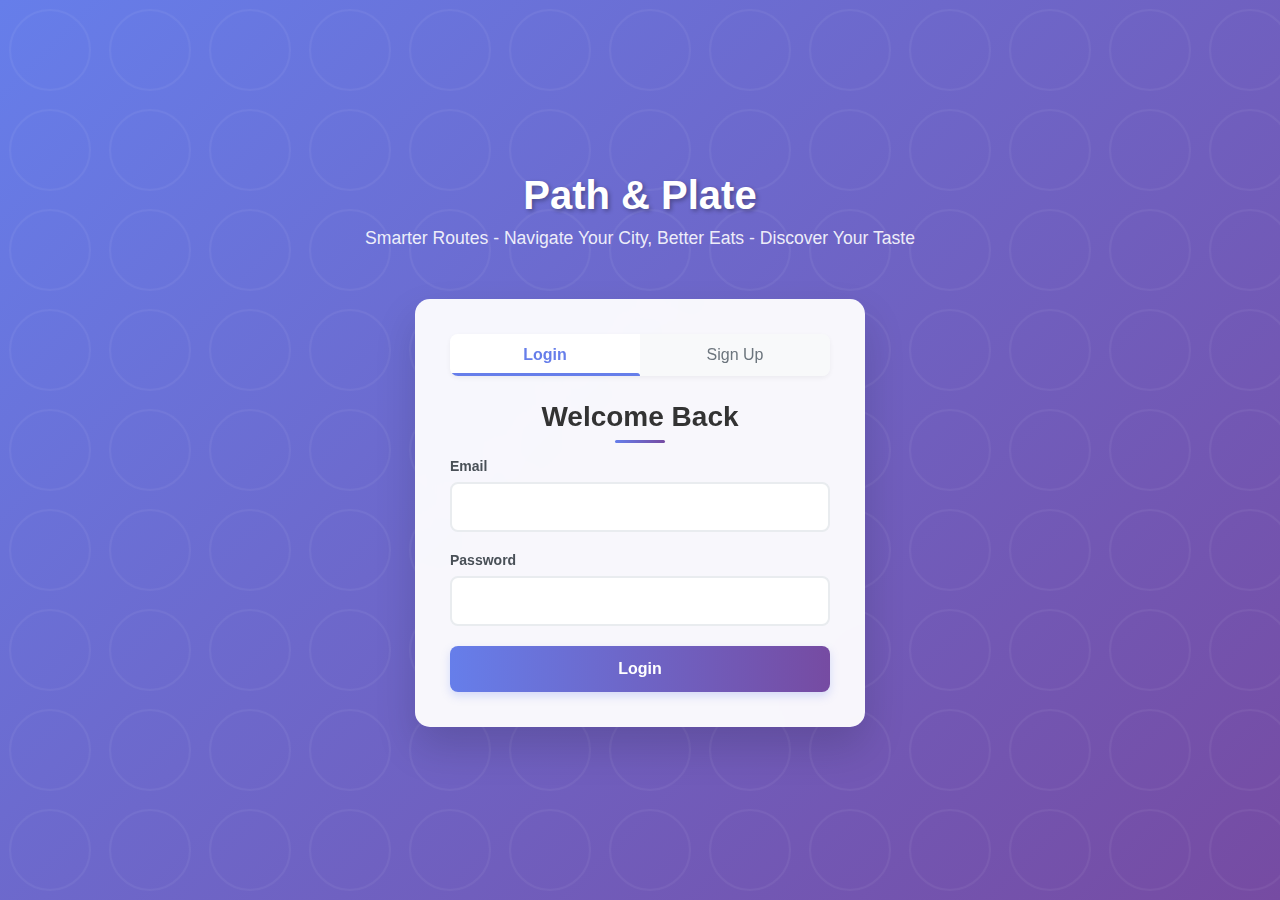
<file: index.html>
<!DOCTYPE html>
<html lang="en">
<head>
    <meta charset="UTF-8">
    <meta name="viewport" content="width=device-width, initial-scale=1.0">
    <title>Login - User Authentication System</title>
    <link rel="stylesheet" href="styles.css">
    <style>
        /* Additional styles for the title */
        .app-header {
            text-align: center;
            margin-bottom: 30px;
        }
        
        .app-title {
            font-size: 2.5rem;
            color: #fff;
            margin-bottom: 10px;
            text-shadow: 2px 2px 4px rgba(0, 0, 0, 0.3);
        }
        
        .app-tagline {
            color: rgba(255, 255, 255, 0.9);
            font-size: 1.1rem;
            margin-bottom: 20px;
        }
    </style>
</head>
<body>
    <div class="app-header">
        <h1 class="app-title">Path & Plate</h1>
        <p class="app-tagline">Smarter Routes - Navigate Your City, Better Eats - Discover Your Taste</p>
    </div>
    
    <div class="container">
        <div class="auth-container">
            <div class="tab-container">
                <div class="tab active" id="login-tab">Login</div>
                <div class="tab" id="signup-tab">Sign Up</div>
            </div>

            <div class="form-container">
                <!-- Login Form -->
                <form id="login-form" class="auth-form">
                    <h2>Welcome Back</h2>
                    <div class="form-group">
                        <label for="login-email">Email</label>
                        <input type="email" id="login-email" required>
                        <div class="error" id="login-email-error">Please enter a valid email</div>
                    </div>
                    <div class="form-group">
                        <label for="login-password">Password</label>
                        <input type="password" id="login-password" required>
                        <div class="error" id="login-password-error">Password is required</div>
                    </div>
                    <button type="submit">Login</button>
                </form>

                <!-- Signup Form -->
                <form id="signup-form" class="auth-form hidden">
                    <h2>Create Account</h2>
                    <div class="form-group">
                        <label for="signup-name">Full Name</label>
                        <input type="text" id="signup-name" required>
                        <div class="error" id="signup-name-error">Name is required</div>
                    </div>
                    <div class="form-group">
                        <label for="signup-email">Email</label>
                        <input type="email" id="signup-email" required>
                        <div class="error" id="signup-email-error">Please enter a valid email</div>
                    </div>
                    <div class="form-group">
                        <label for="signup-password">Password</label>
                        <input type="password" id="signup-password" required>
                        <div class="error" id="signup-password-error">Password must be at least 6 characters</div>
                    </div>
                    <div class="form-group">
                        <label for="signup-confirm-password">Confirm Password</label>
                        <input type="password" id="signup-confirm-password" required>
                        <div class="error" id="signup-confirm-password-error">Passwords do not match</div>
                    </div>
                    <button type="submit">Sign Up</button>
                </form>
            </div>
        </div>
    </div>

    <script src="database.js"></script>
    <script src="auth.js"></script>
    <script>
        // DOM Elements
        const loginTab = document.getElementById('login-tab');
        const signupTab = document.getElementById('signup-tab');
        const loginForm = document.getElementById('login-form');
        const signupForm = document.getElementById('signup-form');

        // Tab Switching
        loginTab.addEventListener('click', () => {
            loginTab.classList.add('active');
            signupTab.classList.remove('active');
            loginForm.classList.remove('hidden');
            signupForm.classList.add('hidden');
        });

        signupTab.addEventListener('click', () => {
            signupTab.classList.add('active');
            loginTab.classList.remove('active');
            signupForm.classList.remove('hidden');
            loginForm.classList.add('hidden');
        });

        // Form Submission
        loginForm.addEventListener('submit', (e) => {
            e.preventDefault();
            if (validateLoginForm()) {
                const email = document.getElementById('login-email').value;
                const password = document.getElementById('login-password').value;
                
                if (loginUser(email, password)) {
                    window.location.href = 'user.html';
                } else {
                    alert('Invalid email or password');
                }
            }
        });

        signupForm.addEventListener('submit', (e) => {
            e.preventDefault();
            if (validateSignupForm()) {
                const name = document.getElementById('signup-name').value;
                const email = document.getElementById('signup-email').value;
                const password = document.getElementById('signup-password').value;
                
                if (registerUser(name, email, password)) {
                    alert('Account created successfully! Please login.');
                    loginTab.click();
                    signupForm.reset();
                } else {
                    alert('Email already registered');
                }
            }
        });

        // Form validation functions
        function validateLoginForm() {
            let isValid = true;
            const email = document.getElementById('login-email').value;
            const password = document.getElementById('login-password').value;
            
            // Reset errors
            document.getElementById('login-email-error').style.display = 'none';
            document.getElementById('login-password-error').style.display = 'none';
            
            // Validate email
            if (!email || !/\S+@\S+\.\S+/.test(email)) {
                document.getElementById('login-email-error').style.display = 'block';
                isValid = false;
            }
            
            // Validate password
            if (!password) {
                document.getElementById('login-password-error').style.display = 'block';
                isValid = false;
            }
            
            return isValid;
        }

        function validateSignupForm() {
            let isValid = true;
            const name = document.getElementById('signup-name').value;
            const email = document.getElementById('signup-email').value;
            const password = document.getElementById('signup-password').value;
            const confirmPassword = document.getElementById('signup-confirm-password').value;
            
            // Reset errors
            document.getElementById('signup-name-error').style.display = 'none';
            document.getElementById('signup-email-error').style.display = 'none';
            document.getElementById('signup-password-error').style.display = 'none';
            document.getElementById('signup-confirm-password-error').style.display = 'none';
            
            // Validate name
            if (!name) {
                document.getElementById('signup-name-error').style.display = 'block';
                isValid = false;
            }
            
            // Validate email
            if (!email || !/\S+@\S+\.\S+/.test(email)) {
                document.getElementById('signup-email-error').style.display = 'block';
                isValid = false;
            }
            
            // Validate password
            if (!password || password.length < 6) {
                document.getElementById('signup-password-error').style.display = 'block';
                isValid = false;
            }
            
            // Validate confirm password
            if (password !== confirmPassword) {
                document.getElementById('signup-confirm-password-error').style.display = 'block';
                isValid = false;
            }
            
            return isValid;
        }

        // Check if user is already logged in
        if (isLoggedIn()) {
            window.location.href = 'user.html';
        }
    </script>
</body>
</html>
</file>
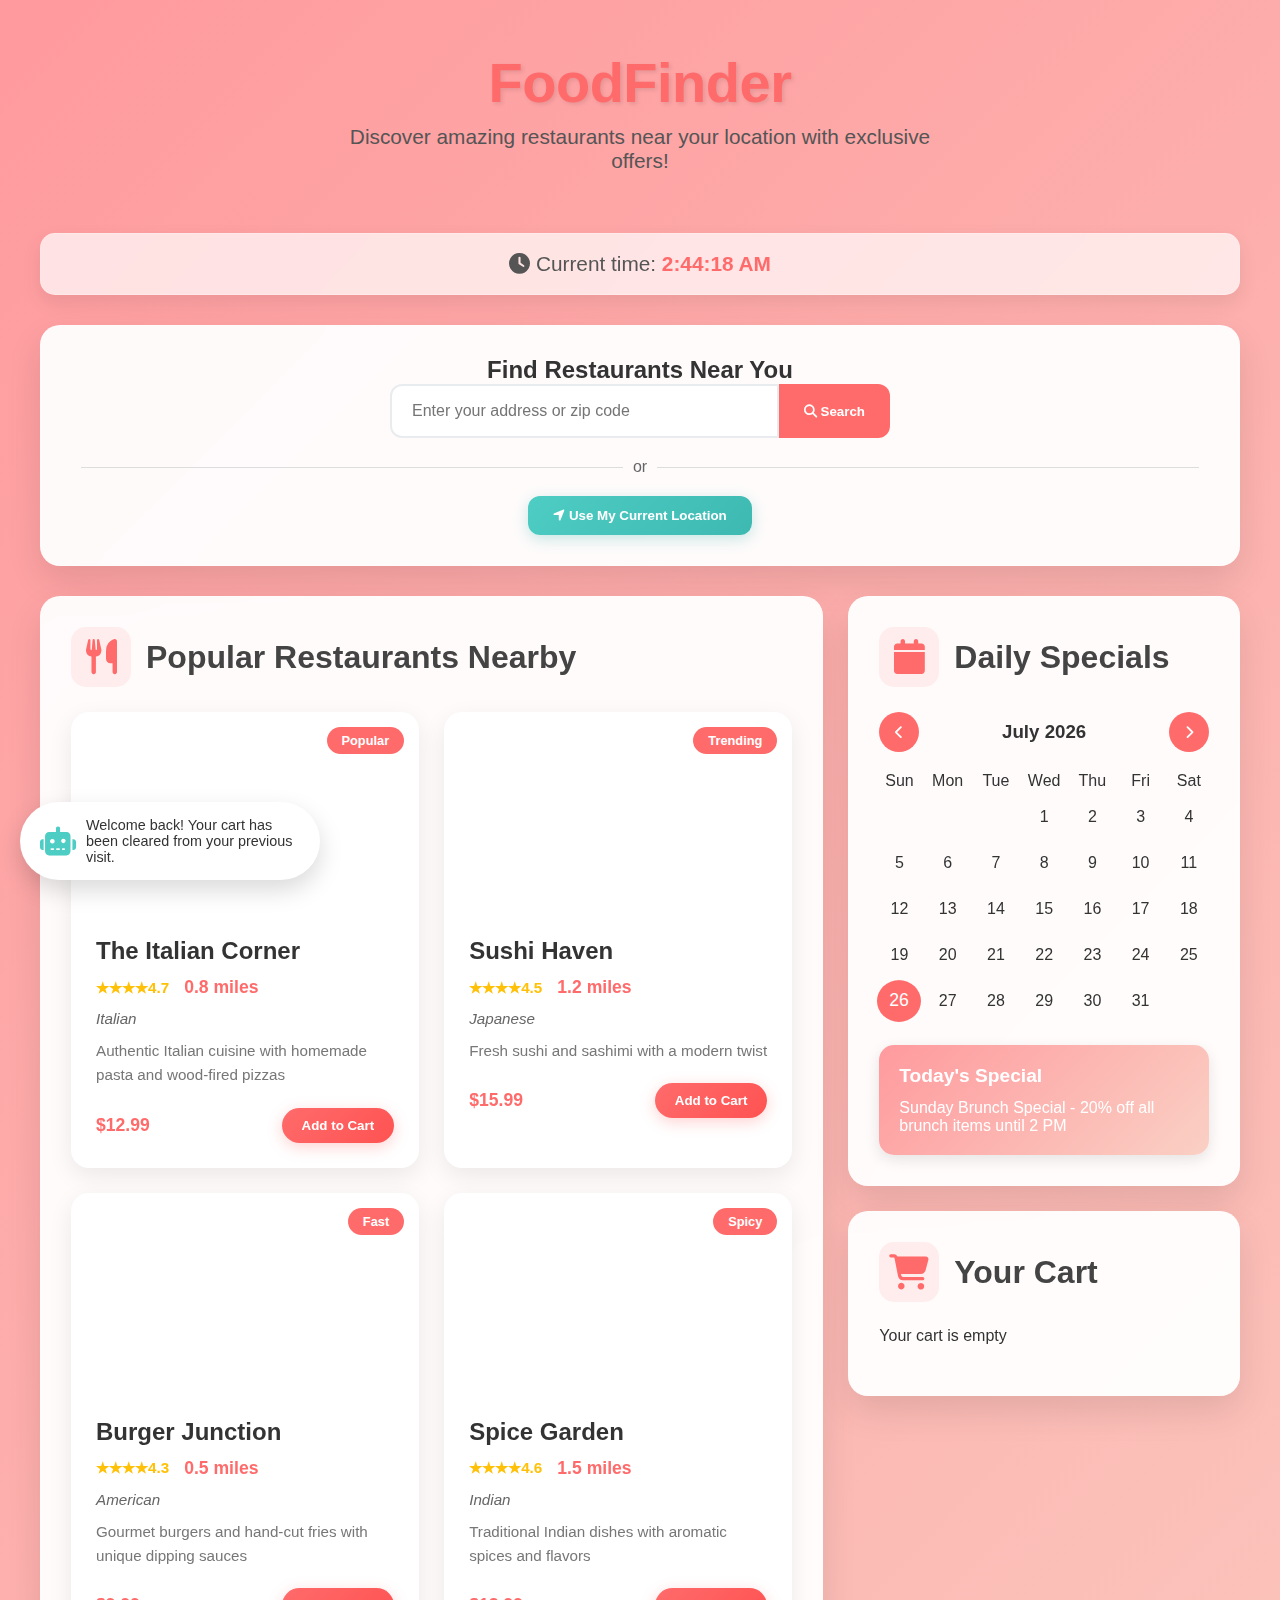
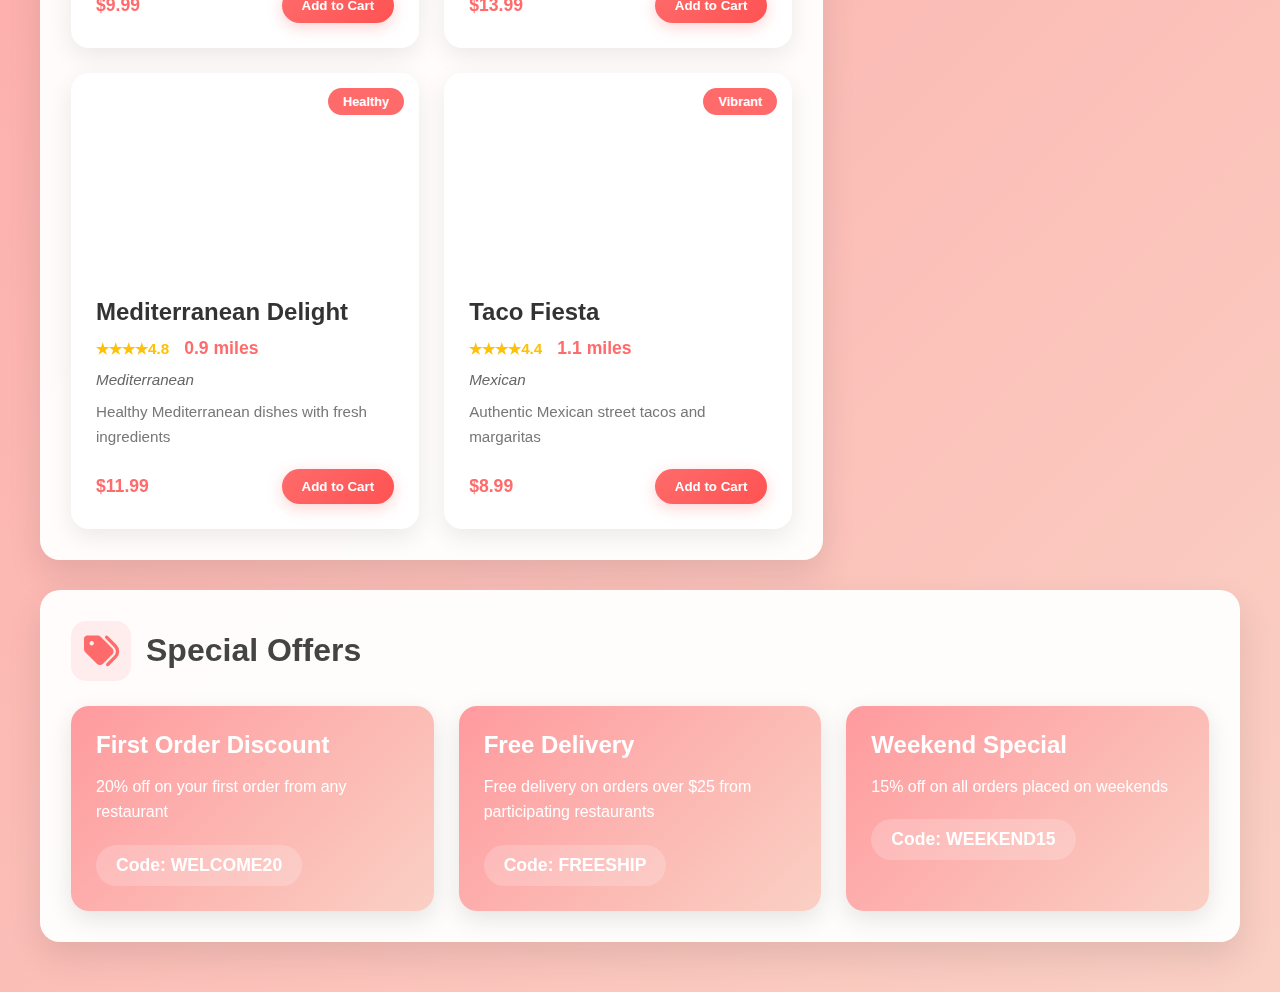
<file: food.html>
<!DOCTYPE html>
<html lang="en">
<head>
    <meta charset="UTF-8">
    <meta name="viewport" content="width=device-width, initial-scale=1.0">
    <title>FoodFinder - Discover Restaurants Near You</title>
    <link rel="stylesheet" href="https://cdnjs.cloudflare.com/ajax/libs/font-awesome/6.4.0/css/all.min.css">
    <style>
        * {
            margin: 0;
            padding: 0;
            box-sizing: border-box;
            font-family: 'Poppins', 'Segoe UI', Tahoma, Geneva, Verdana, sans-serif;
        }

        body {
            background: linear-gradient(135deg, #ff9a9e 0%, #fad0c4 100%);
            min-height: 100vh;
            color: #333;
            padding: 20px;
        }

        .container {
            max-width: 1200px;
            margin: 0 auto;
        }

        header {
            text-align: center;
            padding: 30px 0;
            margin-bottom: 30px;
            animation: fadeIn 1s ease;
        }

        header h1 {
            font-size: 3.5rem;
            color: #ff6b6b;
            margin-bottom: 10px;
            text-shadow: 2px 2px 4px rgba(0, 0, 0, 0.1);
            font-weight: 800;
            letter-spacing: -0.5px;
        }

        header p {
            font-size: 1.3rem;
            color: #555;
            max-width: 600px;
            margin: 0 auto;
            font-weight: 300;
        }

        .dashboard {
            display: grid;
            grid-template-columns: 2fr 1fr;
            gap: 25px;
            animation: slideUp 0.8s ease;
        }

        .recommendation-popup {
            position: fixed;
            top: 0;
            left: 0;
            width: 100%;
            height: 100%;
            background: rgba(0, 0, 0, 0.7);
            display: flex;
            justify-content: center;
            align-items: center;
            z-index: 2000;
            animation: fadeIn 0.3s ease;
        }

        .popup-content {
            background: white;
            border-radius: 20px;
            width: 90%;
            max-width: 600px;
            max-height: 80vh;
            overflow-y: auto;
            padding: 30px;
            box-shadow: 0 20px 50px rgba(0, 0, 0, 0.3);
            position: relative;
            animation: slideUp 0.5s ease;
        }

        .popup-close {
            position: absolute;
            top: 20px;
            right: 20px;
            background: #eee;
            width: 40px;
            height: 40px;
            border-radius: 50%;
            display: flex;
            align-items: center;
            justify-content: center;
            cursor: pointer;
            transition: all 0.3s ease;
        }

        .popup-close:hover {
            background: #ff6b6b;
            color: white;
            transform: rotate(90deg);
        }

        .popup-header {
            text-align: center;
            margin-bottom: 25px;
        }

        .popup-header h2 {
            color: #ff6b6b;
            font-size: 2rem;
            margin-bottom: 10px;
        }

        .popup-header p {
            color: #666;
            font-size: 1.1rem;
        }

        .popup-recommendations {
            display: grid;
            grid-template-columns: 1fr;
            gap: 15px;
        }

        .popup-recommendation {
            display: flex;
            align-items: center;
            padding: 15px;
            background: #f9f9f9;
            border-radius: 15px;
            transition: all 0.3s ease;
            cursor: pointer;
        }

        .popup-recommendation:hover {
            background: #f0f0f0;
            transform: translateX(5px);
        }

        .popup-recommendation img {
            width: 80px;
            height: 80px;
            border-radius: 10px;
            object-fit: cover;
            margin-right: 15px;
        }

        .popup-recommendation-info {
            flex: 1;
        }

        .popup-recommendation-info h3 {
            margin-bottom: 5px;
            color: #333;
        }

        .popup-recommendation-info p {
            color: #666;
            margin-bottom: 8px;
            font-size: 0.9rem;
        }

        .popup-recommendation-price {
            color: #ff6b6b;
            font-weight: bold;
            font-size: 1.1rem;
        }

        .popup-actions {
            display: flex;
            justify-content: center;
            margin-top: 25px;
            gap: 15px;
        }

        .popup-btn {
            padding: 12px 25px;
            border-radius: 25px;
            border: none;
            cursor: pointer;
            font-weight: bold;
            transition: all 0.3s ease;
        }

        .popup-btn.primary {
            background: #ff6b6b;
            color: white;
        }

        .popup-btn.secondary {
            background: #eee;
            color: #333;
        }

        .popup-btn:hover {
            transform: translateY(-3px);
            box-shadow: 0 5px 15px rgba(0, 0, 0, 0.1);
        }

        @media (max-width: 768px) {
            .popup-content {
                width: 95%;
                padding: 20px;
            }
            
            .popup-recommendation {
                flex-direction: column;
                text-align: center;
            }
            
            .popup-recommendation img {
                margin-right: 0;
                margin-bottom: 10px;
            }
            
            .popup-actions {
                flex-direction: column;
            }
        }

        @media (max-width: 900px) {
            .dashboard {
                grid-template-columns: 1fr;
            }
        }

        .location-section {
            background: rgba(255, 255, 255, 0.95);
            border-radius: 20px;
            padding: 30px;
            margin-bottom: 30px;
            box-shadow: 0 15px 35px rgba(0, 0, 0, 0.1);
            text-align: center;
            grid-column: 1 / -1;
            backdrop-filter: blur(10px);
            border: 1px solid rgba(255, 255, 255, 0.2);
            transition: transform 0.3s ease, box-shadow 0.3s ease;
        }

        .location-section:hover {
            transform: translateY(-5px);
            box-shadow: 0 20px 40px rgba(0, 0, 0, 0.15);
        }

        .location-input {
            display: flex;
            max-width: 500px;
            margin: 0 auto;
        }

        .location-input input {
            flex: 1;
            padding: 16px 20px;
            border: 2px solid #e9ecef;
            border-radius: 12px 0 0 12px;
            font-size: 16px;
            outline: none;
            transition: border-color 0.3s ease;
        }

        .location-input input:focus {
            border-color: #ff6b6b;
        }

        .location-input button {
            background: #ff6b6b;
            color: white;
            border: none;
            padding: 0 25px;
            border-radius: 0 12px 12px 0;
            cursor: pointer;
            font-weight: bold;
            transition: all 0.3s ease;
        }

        .location-input button:hover {
            background: #ff5252;
            transform: scale(1.05);
        }

        .or-use {
            margin: 20px 0;
            color: #666;
            position: relative;
            display: flex;
            align-items: center;
            justify-content: center;
        }

        .or-use::before,
        .or-use::after {
            content: "";
            flex: 1;
            height: 1px;
            background: #ddd;
            margin: 0 10px;
        }

        .location-btn {
            background: linear-gradient(135deg, #4ecdc4 0%, #3db9b1 100%);
            color: white;
            border: none;
            padding: 12px 25px;
            border-radius: 12px;
            cursor: pointer;
            font-weight: bold;
            transition: all 0.3s ease;
            margin: 0 5px;
            box-shadow: 0 4px 15px rgba(62, 185, 177, 0.3);
        }

        .location-btn:hover {
            transform: translateY(-3px);
            box-shadow: 0 8px 20px rgba(62, 185, 177, 0.4);
        }

        .restaurants-section {
            background: rgba(255, 255, 255, 0.95);
            border-radius: 20px;
            padding: 30px;
            margin-bottom: 30px;
            box-shadow: 0 15px 35px rgba(0, 0, 0, 0.1);
            backdrop-filter: blur(10px);
            border: 1px solid rgba(255, 255, 255, 0.2);
        }

        .section-header {
            display: flex;
            align-items: center;
            margin-bottom: 25px;
        }

        .section-header i {
            font-size: 2.2rem;
            margin-right: 15px;
            color: #ff6b6b;
            background: rgba(255, 107, 107, 0.1);
            width: 60px;
            height: 60px;
            display: flex;
            align-items: center;
            justify-content: center;
            border-radius: 15px;
        }

        .section-header h2 {
            font-size: 2rem;
            color: #444;
            font-weight: 700;
        }

        .restaurant-cards {
            display: grid;
            grid-template-columns: repeat(auto-fill, minmax(300px, 1fr));
            gap: 25px;
        }

        .restaurant-card {
            background: white;
            border-radius: 18px;
            overflow: hidden;
            box-shadow: 0 8px 25px rgba(0, 0, 0, 0.08);
            transition: all 0.3s ease;
            position: relative;
            cursor: pointer;
        }

        .restaurant-card:hover {
            transform: translateY(-10px) scale(1.02);
            box-shadow: 0 15px 35px rgba(0, 0, 0, 0.15);
        }

        .restaurant-image {
            height: 200px;
            background-size: cover;
            background-position: center;
            position: relative;
            transition: all 0.5s ease;
        }

        .restaurant-card:hover .restaurant-image {
            transform: scale(1.1);
        }

        .restaurant-tag {
            position: absolute;
            top: 15px;
            right: 15px;
            background: #ff6b6b;
            color: white;
            padding: 6px 15px;
            border-radius: 20px;
            font-size: 0.8rem;
            font-weight: bold;
            z-index: 2;
        }

        .restaurant-info {
            padding: 25px;
        }

        .restaurant-info h3 {
            font-size: 1.5rem;
            margin-bottom: 12px;
            color: #333;
            font-weight: 700;
        }

        .restaurant-meta {
            display: flex;
            align-items: center;
            margin-bottom: 12px;
            color: #666;
            font-size: 0.95rem;
        }

        .rating {
            color: #ffc107;
            margin-right: 15px;
            font-weight: 600;
        }

        .cuisine {
            margin-bottom: 12px;
            color: #666;
            font-style: italic;
            font-size: 0.95rem;
        }

        .restaurant-info p {
            color: #777;
            margin-bottom: 20px;
            line-height: 1.6;
            font-size: 0.95rem;
        }

        .restaurant-actions {
            display: flex;
            justify-content: space-between;
            align-items: center;
        }

        .distance {
            font-weight: bold;
            color: #ff6b6b;
            font-size: 1.1rem;
        }

        .action-btn {
            background: linear-gradient(135deg, #ff6b6b 0%, #ff5252 100%);
            color: white;
            border: none;
            padding: 10px 20px;
            border-radius: 25px;
            cursor: pointer;
            font-weight: bold;
            transition: all 0.3s ease;
            box-shadow: 0 4px 15px rgba(255, 107, 107, 0.3);
        }

        .action-btn:hover {
            transform: translateY(-3px);
            box-shadow: 0 8px 20px rgba(255, 107, 107, 0.4);
        }

        .action-btn.added {
            background: linear-gradient(135deg, #4ecdc4 0%, #3db9b1 100%);
        }

        .action-btn.ordered {
            background: #888;
            cursor: not-allowed;
            box-shadow: none;
        }

        .sidebar {
            display: flex;
            flex-direction: column;
            gap: 25px;
        }

        .calendar-section {
            background: rgba(255, 255, 255, 0.95);
            border-radius: 20px;
            padding: 30px;
            box-shadow: 0 15px 35px rgba(0, 0, 0, 0.1);
            backdrop-filter: blur(10px);
            border: 1px solid rgba(255, 255, 255, 0.2);
        }

        .calendar {
            text-align: center;
        }

        .calendar-header {
            display: flex;
            justify-content: space-between;
            align-items: center;
            margin-bottom: 20px;
        }

        .calendar-header button {
            background: #ff6b6b;
            color: white;
            border: none;
            width: 40px;
            height: 40px;
            border-radius: 50%;
            cursor: pointer;
            transition: all 0.3s ease;
        }

        .calendar-header button:hover {
            transform: scale(1.1);
        }

        .calendar-grid {
            display: grid;
            grid-template-columns: repeat(7, 1fr);
            gap: 8px;
        }

        .calendar-day {
            padding: 10px;
            border-radius: 50%;
            cursor: pointer;
            transition: all 0.3s ease;
            font-weight: 500;
        }

        .calendar-day:hover {
            background: #f0f0f0;
        }

        .calendar-day.today {
            background: #ff6b6b;
            color: white;
            transform: scale(1.1);
        }

        .calendar-day.has-order {
            background: #4ecdc4;
            color: white;
        }

        .daily-special {
            margin-top: 25px;
            padding: 20px;
            background: linear-gradient(135deg, #ff9a9e 0%, #fad0c4 100%);
            border-radius: 15px;
            color: white;
            box-shadow: 0 5px 15px rgba(0, 0, 0, 0.1);
            transition: transform 0.3s ease;
        }

        .daily-special:hover {
            transform: translateY(-5px);
        }

        .daily-special h4 {
            color: white;
            margin-bottom: 12px;
            font-size: 1.2rem;
        }

        .cart-section {
            background: rgba(255, 255, 255, 0.95);
            border-radius: 20px;
            padding: 30px;
            box-shadow: 0 15px 35px rgba(0, 0, 0, 0.1);
            backdrop-filter: blur(10px);
            border: 1px solid rgba(255, 255, 255, 0.2);
            transition: transform 0.3s ease;
        }

        .cart-section:hover {
            transform: translateY(-5px);
        }

        .cart-items {
            margin: 20px 0;
            max-height: 250px;
            overflow-y: auto;
        }

        .cart-item {
            display: flex;
            justify-content: space-between;
            padding: 12px 0;
            border-bottom: 1px solid #eee;
            transition: background 0.3s ease;
            align-items: center;
        }

        .remove-item {
            color: #ff6b6b;
            cursor: pointer;
            margin-left: 10px;
            font-size: 1.2rem;
        }

        .remove-item:hover {
            color: #ff5252;
        }

        .cart-item:hover {
            background: #f9f9f9;
        }

        .cart-total {
            font-weight: bold;
            margin: 20px 0;
            text-align: right;
            font-size: 1.2rem;
            color: #ff6b6b;
        }

        .checkout-btn {
            background: linear-gradient(135deg, #4ecdc4 0%, #3db9b1 100%);
            color: white;
            border: none;
            padding: 15px;
            border-radius: 12px;
            width: 100%;
            cursor: pointer;
            font-weight: bold;
            transition: all 0.3s ease;
            font-size: 1.1rem;
            box-shadow: 0 4px 15px rgba(62, 185, 177, 0.3);
        }

        .checkout-btn:hover {
            transform: translateY(-3px);
            box-shadow: 0 8px 20px rgba(62, 185, 177, 0.4);
        }

        .offers-section {
            background: rgba(255, 255, 255, 0.95);
            border-radius: 20px;
            padding: 30px;
            margin-bottom: 30px;
            box-shadow: 0 15px 35px rgba(0, 0, 0, 0.1);
            grid-column: 1 / -1;
            backdrop-filter: blur(10px);
            border: 1px solid rgba(255, 255, 255, 0.2);
        }

        .offer-cards {
            display: grid;
            grid-template-columns: repeat(auto-fill, minmax(300px, 1fr));
            gap: 25px;
        }

        .offer-card {
            background: linear-gradient(135deg, #ff9a9e 0%, #fad0c4 100%);
            border-radius: 18px;
            padding: 25px;
            color: white;
            box-shadow: 0 8px 25px rgba(0, 0, 0, 0.1);
            transition: all 0.3s ease;
            cursor: pointer;
        }

        .offer-card:hover {
            transform: translateY(-8px);
            box-shadow: 0 15px 35px rgba(0, 0, 0, 0.15);
        }

        .offer-card h3 {
            font-size: 1.5rem;
            margin-bottom: 15px;
            font-weight: 700;
        }

        .offer-card p {
            margin-bottom: 20px;
            line-height: 1.6;
            font-size: 1rem;
        }

        .offer-code {
            background: rgba(255, 255, 255, 0.2);
            padding: 10px 20px;
            border-radius: 25px;
            display: inline-block;
            font-weight: bold;
            font-size: 1.1rem;
            transition: all 0.3s ease;
        }

        .offer-card:hover .offer-code {
            background: rgba(255, 255, 255, 0.3);
            transform: scale(1.05);
        }

        .notifications {
            position: fixed;
            bottom: 20px;
            right: 20px;
            width: 350px;
            z-index: 1000;
        }

        .notification {
            background: white;
            border-radius: 15px;
            padding: 20px;
            margin-bottom: 15px;
            box-shadow: 0 10px 25px rgba(0, 0, 0, 0.15);
            display: flex;
            align-items: center;
            animation: slideIn 0.5s ease;
            border-left: 5px solid;
        }

        .notification.success {
            border-left-color: #4ecdc4;
        }

        .notification.info {
            border-left-color: #ff6b6b;
        }

        .notification i {
            font-size: 1.8rem;
            margin-right: 15px;
        }

        .notification.success i {
            color: #4ecdc4;
        }

        .notification.info i {
            color: #ff6b6b;
        }

        .notification-content h4 {
            margin-bottom: 5px;
            color: #333;
            font-weight: 600;
        }

        .notification-content p {
            color: #666;
            font-size: 0.95rem;
        }

        .current-time {
            text-align: center;
            margin-bottom: 30px;
            font-size: 1.3rem;
            color: #555;
            background: rgba(255, 255, 255, 0.7);
            padding: 18px;
            border-radius: 15px;
            box-shadow: 0 8px 20px rgba(0, 0, 0, 0.08);
            backdrop-filter: blur(10px);
            border: 1px solid rgba(255, 255, 255, 0.2);
        }

        .current-time span {
            font-weight: bold;
            color: #ff6b6b;
        }

        /* AI Bot Styles */
        .ai-bot {
            position: fixed;
            bottom: 20px;
            left: 20px;
            background: white;
            border-radius: 50px;
            padding: 15px 20px;
            box-shadow: 0 10px 25px rgba(0, 0, 0, 0.15);
            display: flex;
            align-items: center;
            z-index: 1000;
            max-width: 300px;
            animation: fadeIn 0.5s ease;
        }

        .ai-bot i {
            font-size: 1.8rem;
            color: #4ecdc4;
            margin-right: 10px;
        }

        .ai-bot p {
            margin: 0;
            font-size: 0.9rem;
            color: #333;
        }

        /* Recommendations Section */
        .recommendations-section {
            background: rgba(255, 255, 255, 0.95);
            border-radius: 20px;
            padding: 30px;
            margin-bottom: 30px;
            box-shadow: 0 15px 35px rgba(0, 0, 0, 0.1);
            grid-column: 1 / -1;
            backdrop-filter: blur(10px);
            border: 1px solid rgba(255, 255, 255, 0.2);
        }

        /* Animations */
        @keyframes fadeIn {
            from { opacity: 0; }
            to { opacity: 1; }
        }

        @keyframes slideIn {
            from {
                transform: translateX(100px);
                opacity: 0;
            }
            to {
                transform: translateX(0);
                opacity: 1;
            }
        }

        @keyframes slideUp {
            from {
                transform: translateY(50px);
                opacity: 0;
            }
            to {
                transform: translateY(0);
                opacity: 1;
            }
        }

        @keyframes pulse {
            0% { transform: scale(1); }
            50% { transform: scale(1.05); }
           100% { transform: scale(1); }
        }

        .pulse {
            animation: pulse 2s infinite;
        }

        @media (max-width: 768px) {
            .restaurant-cards, .offer-cards {
                grid-template-columns: 1fr;
            }
            
            header h1 {
                font-size: 2.5rem;
            }
            
            .notifications {
                width: 90%;
                left: 5%;
                right: 5%;
            }
            
            .location-input {
                flex-direction: column;
            }
            
            .location-input input {
                border-radius: 12px;
                margin-bottom: 10px;
            }
            
            .location-input button {
                border-radius: 12px;
                padding: 12px;
            }
            
            .section-header i {
                width: 50px;
                height: 50px;
                font-size: 1.8rem;
            }
            
            .section-header h2 {
                font-size: 1.6rem;
            }
            
            .ai-bot {
                bottom: 10px;
                left: 10px;
                right: 10px;
                max-width: none;
                border-radius: 15px;
            }
        }
    </style>
</head>
<body>
    <div class="container">
        <header>
            <h1>FoodFinder</h1>
            <p>Discover amazing restaurants near your location with exclusive offers!</p>
        </header>

        <div class="current-time">
            <i class="fas fa-clock"></i> Current time: <span id="time-display">Loading...</span>
        </div>

        <div class="location-section">
            <h2>Find Restaurants Near You</h2>
            <div class="location-input">
                <input type="text" id="location-input" placeholder="Enter your address or zip code">
                <button id="search-btn"><i class="fas fa-search"></i> Search</button>
            </div>
            <div class="or-use">or</div>
            <button class="location-btn" id="current-location-btn">
                <i class="fas fa-location-arrow"></i> Use My Current Location
            </button>
        </div>

        <!-- Recommendations Section -->
        <div class="recommendations-section" id="recommendations-section" style="display: none;">
            <div class="section-header">
                <i class="fas fa-star"></i>
                <h2>Based on Your Past Orders</h2>
            </div>
            <div class="restaurant-cards" id="recommendations-list">
                <!-- Recommended restaurant cards will be dynamically generated here -->
            </div>
        </div>

        <div class="dashboard">
            <div class="restaurants-section">
                <div class="section-header">
                    <i class="fas fa-utensils"></i>
                    <h2>Popular Restaurants Nearby</h2>
                </div>
                <div class="restaurant-cards" id="restaurant-list">
                    <!-- Restaurant cards will be dynamically generated here -->
                </div>
            </div>

            <div class="sidebar">
                <div class="calendar-section">
                    <div class="section-header">
                        <i class="fas fa-calendar"></i>
                        <h2>Daily Specials</h2>
                    </div>
                    <div class="calendar" id="calendar">
                        <!-- Calendar will be generated here -->
                    </div>
                    <div class="daily-special" id="daily-special">
                        <h4>Today's Special</h4>
                        <p id="special-description">Loading today's special...</p>
                    </div>
                </div>

                <div class="cart-section">
                    <div class="section-header">
                        <i class="fas fa-shopping-cart"></i>
                        <h2>Your Cart</h2>
                    </div>
                    <div class="cart-items" id="cart-items">
                        <p id="empty-cart">Your cart is empty</p>
                    </div>
                    <div class="cart-total" id="cart-total" style="display: none;">
                        Total: $<span id="total-amount">0.00</span>
                    </div>
                    <button class="checkout-btn" id="checkout-btn" style="display: none;">
                        <i class="fas fa-check-circle"></i> Place Order
                    </button>
                </div>
            </div>
        </div>

        <div class="offers-section">
            <div class="section-header">
                <i class="fas fa-tags"></i>
                <h2>Special Offers</h2>
            </div>
            <div class="offer-cards">
                <div class="offer-card">
                    <h3>First Order Discount</h3>
                    <p>20% off on your first order from any restaurant</p>
                    <div class="offer-code">Code: WELCOME20</div>
                </div>
                <div class="offer-card">
                    <h3>Free Delivery</h3>
                    <p>Free delivery on orders over $25 from participating restaurants</p>
                    <div class="offer-code">Code: FREESHIP</div>
                </div>
                <div class="offer-card">
                    <h3>Weekend Special</h3>
                    <p>15% off on all orders placed on weekends</p>
                    <div class="offer-code">Code: WEEKEND15</div>
                </div>
            </div>
        </div>

        <div class="notifications" id="notification-area">
            <!-- Notifications will appear here -->
        </div>

        <!-- AI Bot Notification -->
        <div class="ai-bot" id="ai-bot" style="display: none;">
            <i class="fas fa-robot"></i>
            <p id="ai-message">Command completed successfully.</p>
        </div>
    </div>
    <!-- Recommendation Popup -->
        <div class="recommendation-popup" id="recommendation-popup" style="display: none;">
            <div class="popup-content">
                <div class="popup-close" id="popup-close">
                    <i class="fas fa-times"></i>
                </div>
                <div class="popup-header">
                    <h2>Welcome Back!</h2>
                    <p>Based on your order history, we think you'll love these</p>
                </div>
                <div class="popup-recommendations" id="popup-recommendations">
                    <!-- Popup recommendations will be dynamically generated here -->
                </div>
                <div class="popup-actions">
                    <button class="popup-btn primary" id="popup-view-all">View All Recommendations</button>
                    <button class="popup-btn secondary" id="popup-dismiss">Dismiss</button>
                </div>
            </div>
        </div>

    <script>
        // Current time display
        function updateTime() {
            const now = new Date();
            const timeString = now.toLocaleTimeString();
            document.getElementById('time-display').textContent = timeString;
        }
        
        setInterval(updateTime, 1000);
        updateTime();

        // Sample restaurant data
        const restaurants = [
            {
                id: 1,
                name: 'The Italian Corner',
                cuisine: 'Italian',
                description: 'Authentic Italian cuisine with homemade pasta and wood-fired pizzas',
                rating: 4.7,
                distance: '0.8 miles',
                image: 'https://images.unsplash.com/photo-1513104890138-7c749659a591?ixlib=rb-1.2.1&auto=format&fit=crop&w=600&q=80',
                tag: 'Popular',
                price: 12.99
            },
            {
                id: 2,
                name: 'Sushi Haven',
                cuisine: 'Japanese',
                description: 'Fresh sushi and sashimi with a modern twist',
                rating: 4.5,
                distance: '1.2 miles',
                image: 'https://images.unsplash.com/photo-1579584425555-c3ce17fd4351?ixlib=rb-1.2.1&auto=format&fit=crop&w=600&q=80',
                tag: 'Trending',
                price: 15.99
            },
            {
                id: 3,
                name: 'Burger Junction',
                cuisine: 'American',
                description: 'Gourmet burgers and hand-cut fries with unique dipping sauces',
                rating: 4.3,
                distance: '0.5 miles',
                image: 'https://images.unsplash.com/photo-1551782450-a2132b4ba21d?ixlib=rb-1.2.1&auto=format&fit=crop&w=600&q=80',
                tag: 'Fast',
                price: 9.99
            },
            {
                id: 4,
                name: 'Spice Garden',
                cuisine: 'Indian',
                description: 'Traditional Indian dishes with aromatic spices and flavors',
                rating: 4.6,
                distance: '1.5 miles',
                image: 'https://images.unsplash.com/photo-1585937421612-70a008356fbe?ixlib=rb-1.2.1&auto=format&fit=crop&w=600&q=80',
                tag: 'Spicy',
                price: 13.99
            },
            {
                id: 5,
                name: 'Mediterranean Delight',
                cuisine: 'Mediterranean',
                description: 'Healthy Mediterranean dishes with fresh ingredients',
                rating: 4.8,
                distance: '0.9 miles',
                image: 'https://images.unsplash.com/photo-1598214886806-c87b84b7078b?ixlib=rb-1.2.1&auto=format&fit=crop&w=600&q=80',
                tag: 'Healthy',
                price: 11.99
            },
            {
                id: 6,
                name: 'Taco Fiesta',
                cuisine: 'Mexican',
                description: 'Authentic Mexican street tacos and margaritas',
                rating: 4.4,
                distance: '1.1 miles',
                image: 'https://images.unsplash.com/photo-1551504734-5ee1c4a1479b?ixlib=rb-1.2.1&auto=format&fit=crop&w=600&q=80',
                tag: 'Vibrant',
                price: 8.99
            }
        ];

        // Daily specials for each day of the week
        const dailySpecials = {
            0: "Sunday Brunch Special - 20% off all brunch items until 2 PM",
            1: "Meatless Monday - 15% off all vegetarian dishes",
            2: "Taco Tuesday - $2 tacos all day long",
            3: "Wing Wednesday - Half-price wings and draft beer",
            4: "Thirsty Thursday - Buy one get one free on all drinks",
            5: "Fish Friday - Fresh seafood specials at reduced prices",
            6: "Saturday Grill Night - Special BBQ menu with live music"
        };

        // Cart and order management
        let cart = [];
        let orderedItems = JSON.parse(localStorage.getItem('orderedItems')) || {};
        let lastVisit = localStorage.getItem('lastVisit');
        let isNewVisit = !lastVisit || (new Date().getTime() - parseInt(lastVisit)) > (30 * 60 * 1000); // 30 minutes threshold

        // Show AI bot message
        function showAIMessage(message) {
            const aiBot = document.getElementById('ai-bot');
            const aiMessage = document.getElementById('ai-message');
            
            aiMessage.textContent = message;
            aiBot.style.display = 'flex';
            
            // Hide after 5 seconds
            setTimeout(() => {
                aiBot.style.display = 'none';
            }, 5000);
        }

        // Display restaurants
        function displayRestaurants() {
            const restaurantContainer = document.getElementById('restaurant-list');
            
            // Clear previous listings
            restaurantContainer.innerHTML = '';
            
            // Add restaurant cards
            restaurants.forEach(restaurant => {
                const isInCart = cart.some(item => item.id === restaurant.id);
                
                const restaurantCard = document.createElement('div');
                restaurantCard.className = 'restaurant-card';
                restaurantCard.innerHTML = `
                    <div class="restaurant-image" style="background-image: url('${restaurant.image}')">
                        <div class="restaurant-tag">${restaurant.tag}</div>
                    </div>
                    <div class="restaurant-info">
                        <h3>${restaurant.name}</h3>
                        <div class="restaurant-meta">
                            <span class="rating">${'★'.repeat(Math.floor(restaurant.rating))}${restaurant.rating}</span>
                            <span class="distance">${restaurant.distance}</span>
                        </div>
                        <div class="cuisine">${restaurant.cuisine}</div>
                        <p>${restaurant.description}</p>
                        <div class="restaurant-actions">
                            <span class="distance">$${restaurant.price.toFixed(2)}</span>
                            <button class="action-btn ${isInCart ? 'added' : ''}" 
                                    data-id="${restaurant.id}" 
                                    data-price="${restaurant.price}">
                                ${isInCart ? 'Added to Cart' : 'Add to Cart'}
                            </button>
                        </div>
                    </div>
                `;
                restaurantContainer.appendChild(restaurantCard);
            });
            
            // Add event listeners to action buttons
            document.querySelectorAll('.action-btn').forEach(button => {
                button.addEventListener('click', function() {
                    const id = parseInt(this.getAttribute('data-id'));
                    const price = parseFloat(this.getAttribute('data-price'));
                    const restaurant = restaurants.find(r => r.id === id);
                    
                    if (this.classList.contains('added')) {
                        removeFromCart(id);
                        this.classList.remove('added');
                        this.textContent = 'Add to Cart';
                        showNotification('Item removed', `${restaurant.name} has been removed from your cart`, 'info');
                        showAIMessage("Item removed from cart successfully.");
                    } else {
                        addToCart(id, price, restaurant.name);
                        this.classList.add('added');
                        this.textContent = 'Added to Cart';
                        showNotification('Item added', `${restaurant.name} has been added to your cart`, 'success');
                        showAIMessage("Item added to cart successfully.");
                    }
                });
            });
        }
        // Show recommendation popup
function showRecommendationPopup() {
    const popup = document.getElementById('recommendation-popup');
    const popupRecommendations = document.getElementById('popup-recommendations');
    
    // Get all ordered restaurant IDs
    const allOrderedIds = [];
    for (const date in orderedItems) {
        orderedItems[date].forEach(id => {
            if (!allOrderedIds.includes(id)) {
                allOrderedIds.push(id);
            }
        });
    }
    
    // If no past orders, don't show popup
    if (allOrderedIds.length === 0) {
        return;
    }
    
    // Get recommended restaurants (ones that were ordered before)
    const recommendedRestaurants = restaurants.filter(restaurant => 
        allOrderedIds.includes(restaurant.id)
    );
    
    // Clear previous recommendations
    popupRecommendations.innerHTML = '';
    
    // Add up to 3 recommendations to the popup
    recommendedRestaurants.slice(0, 3).forEach(restaurant => {
        const recommendationElement = document.createElement('div');
        recommendationElement.className = 'popup-recommendation';
        recommendationElement.innerHTML = `
            <img src="${restaurant.image}" alt="${restaurant.name}">
            <div class="popup-recommendation-info">
                <h3>${restaurant.name}</h3>
                <p>${restaurant.cuisine} • ${restaurant.distance}</p>
                <p class="popup-recommendation-price">$${restaurant.price.toFixed(2)}</p>
            </div>
        `;
        
        // Add click event to add to cart
        recommendationElement.addEventListener('click', function() {
            addToCart(restaurant.id, restaurant.price, restaurant.name);
            showNotification('Added to cart', `${restaurant.name} has been added to your cart`, 'success');
            hideRecommendationPopup();
            
            // Update restaurant buttons
            document.querySelectorAll(`.action-btn[data-id="${restaurant.id}"]`).forEach(btn => {
                btn.classList.add('added');
                btn.textContent = 'Added to Cart';
            });
        });
        
        popupRecommendations.appendChild(recommendationElement);
    });
    
    // Show the popup
    popup.style.display = 'flex';
    
    // Track that we've shown the popup for this visit
    localStorage.setItem('lastRecommendationShown', new Date().getTime());
}

// Hide recommendation popup
function hideRecommendationPopup() {
    document.getElementById('recommendation-popup').style.display = 'none';
}

// Check if we should show the recommendation popup
function shouldShowRecommendationPopup() {
    // Don't show if it's a new visit
    if (isNewVisit) return false;
    
    // Check if we've shown it in the last 24 hours
    const lastShown = localStorage.getItem('lastRecommendationShown');
    if (lastShown && (new Date().getTime() - parseInt(lastShown)) < (24 * 60 * 60 * 1000)) {
        return false;
    }
    
    // Check if user has past orders
    const hasPastOrders = Object.keys(orderedItems).length > 0;
    return hasPastOrders;
}

// Initialize the page
document.addEventListener('DOMContentLoaded', () => {
    // Clear cart on new visit
    if (isNewVisit) {
        cart = [];
        localStorage.setItem('lastVisit', new Date().getTime());
        showAIMessage("Welcome back! Your cart has been cleared from your previous visit.");
    }
    
    displayRestaurants();
    displayRecommendations();
    generateCalendar();
    updateCartDisplay();
    
    // Add event listener to checkout button
    document.getElementById('checkout-btn').addEventListener('click', placeOrder);
    
    // Add event listeners for popup
    document.getElementById('popup-close').addEventListener('click', hideRecommendationPopup);
    document.getElementById('popup-dismiss').addEventListener('click', hideRecommendationPopup);
    document.getElementById('popup-view-all').addEventListener('click', function() {
        hideRecommendationPopup();
        document.getElementById('recommendations-section').scrollIntoView({ behavior: 'smooth' });
    });
    
    // Location search functionality
    document.getElementById('search-btn').addEventListener('click', () => {
        const location = document.getElementById('location-input').value;
        if (location) {
            showNotification('Location Search', `Searching for restaurants near ${location}`, 'info');
            showAIMessage(`Searching for restaurants near ${location}. Found 15 restaurants nearby.`);
        }
    });

    document.getElementById('current-location-btn').addEventListener('click', () => {
        showNotification('Location Detection', 'Finding restaurants near your current location', 'info');
        showAIMessage("Using your current location. Found 12 restaurants nearby.");
    });

    // Add hover effects to offer cards
    document.querySelectorAll('.offer-card').forEach(card => {
        card.addEventListener('mouseenter', function() {
            this.style.transform = 'translateY(-8px)';
        });
        
        card.addEventListener('mouseleave', function() {
            this.style.transform = 'translateY(0)';
        });
    });
    
    // Show recommendation popup if conditions are met
    if (shouldShowRecommendationPopup()) {
        // Show after a short delay so page loads first
        setTimeout(showRecommendationPopup, 1500);
    }
    
    // Check for new notifications every hour
    setInterval(() => {
        const hour = new Date().getHours();
        if (hour === 11) {
            showNotification('Lunch Time!', 'Great restaurants nearby are ready for your lunch order', 'info');
        } else if (hour === 17) {
            showNotification('Dinner Specials', 'Check out tonight\'s specials at local restaurants', 'info');
        }
    }, 3600000);
});

        // Display recommended restaurants based on past orders
        function displayRecommendations() {
            const recommendationsSection = document.getElementById('recommendations-section');
            const recommendationsList = document.getElementById('recommendations-list');
            
            // Get all ordered restaurant IDs
            const allOrderedIds = [];
            for (const date in orderedItems) {
                orderedItems[date].forEach(id => {
                    if (!allOrderedIds.includes(id)) {
                        allOrderedIds.push(id);
                    }
                });
            }
            
            // If no past orders, don't show recommendations
            if (allOrderedIds.length === 0) {
                recommendationsSection.style.display = 'none';
                return;
            }
            
            // Show recommendations section
            recommendationsSection.style.display = 'block';
            
            // Clear previous recommendations
            recommendationsList.innerHTML = '';
            
            // Get recommended restaurants (ones that were ordered before)
            const recommendedRestaurants = restaurants.filter(restaurant => 
                allOrderedIds.includes(restaurant.id)
            );
            
            // Add recommended restaurant cards
            recommendedRestaurants.forEach(restaurant => {
                const isInCart = cart.some(item => item.id === restaurant.id);
                
                const restaurantCard = document.createElement('div');
                restaurantCard.className = 'restaurant-card';
                restaurantCard.innerHTML = `
                    <div class="restaurant-image" style="background-image: url('${restaurant.image}')">
                        <div class="restaurant-tag">Previously Ordered</div>
                    </div>
                    <div class="restaurant-info">
                        <h3>${restaurant.name}</h3>
                        <div class="restaurant-meta">
                            <span class="rating">${'★'.repeat(Math.floor(restaurant.rating))}${restaurant.rating}</span>
                            <span class="distance">${restaurant.distance}</span>
                        </div>
                        <div class="cuisine">${restaurant.cuisine}</div>
                        <p>${restaurant.description}</p>
                        <div class="restaurant-actions">
                            <span class="distance">$${restaurant.price.toFixed(2)}</span>
                            <button class="action-btn ${isInCart ? 'added' : ''}" 
                                    data-id="${restaurant.id}" 
                                    data-price="${restaurant.price}">
                                ${isInCart ? 'Added to Cart' : 'Add to Cart'}
                            </button>
                        </div>
                    </div>
                `;
                recommendationsList.appendChild(restaurantCard);
            });
            
            // Add event listeners to action buttons in recommendations
            document.querySelectorAll('#recommendations-list .action-btn').forEach(button => {
                button.addEventListener('click', function() {
                    const id = parseInt(this.getAttribute('data-id'));
                    const price = parseFloat(this.getAttribute('data-price'));
                    const restaurant = restaurants.find(r => r.id === id);
                    
                    if (this.classList.contains('added')) {
                        removeFromCart(id);
                        this.classList.remove('added');
                        this.textContent = 'Add to Cart';
                        showNotification('Item removed', `${restaurant.name} has been removed from your cart`, 'info');
                        showAIMessage("Item removed from cart successfully.");
                    } else {
                        addToCart(id, price, restaurant.name);
                        this.classList.add('added');
                        this.textContent = 'Added to Cart';
                        showNotification('Item added', `${restaurant.name} has been added to your cart`, 'success');
                        showAIMessage("Item added to cart successfully.");
                    }
                });
            });
        }

        // Add item to cart
        function addToCart(id, price, name) {
            // Check if already in cart
            if (!cart.some(item => item.id === id)) {
                cart.push({ id, price, name });
                updateCartDisplay();
            }
        }

        // Remove item from cart
        function removeFromCart(id) {
            cart = cart.filter(item => item.id !== id);
            updateCartDisplay();
        }

        // Update cart display
        function updateCartDisplay() {
            const cartItems = document.getElementById('cart-items');
            const cartTotal = document.getElementById('cart-total');
            const totalAmount = document.getElementById('total-amount');
            const checkoutBtn = document.getElementById('checkout-btn');
            const emptyCart = document.getElementById('empty-cart');
            
            if (cart.length === 0) {
                emptyCart.style.display = 'block';
                cartTotal.style.display = 'none';
                checkoutBtn.style.display = 'none';
                cartItems.innerHTML = '<p id="empty-cart">Your cart is empty</p>';
                return;
            }
            
            emptyCart.style.display = 'none';
            cartTotal.style.display = 'block';
            checkoutBtn.style.display = 'block';
            
            let html = '';
            let total = 0;
            
            cart.forEach(item => {
                html += `
                    <div class="cart-item">
                        <span>${item.name}</span>
                        <span>$${item.price.toFixed(2)}</span>
                        <i class="fas fa-times remove-item" data-id="${item.id}"></i>
                    </div>
                `;
                total += item.price;
            });
            
            cartItems.innerHTML = html;
            totalAmount.textContent = total.toFixed(2);
            
            // Add event listeners to remove buttons
            document.querySelectorAll('.remove-item').forEach(button => {
                button.addEventListener('click', function() {
                    const id = parseInt(this.getAttribute('data-id'));
                    removeFromCart(id);
                    showNotification('Item removed', 'Item has been removed from your cart', 'info');
                    showAIMessage("Item removed from cart successfully.");
                    
                    // Update restaurant buttons
                    document.querySelectorAll(`.action-btn[data-id="${id}"]`).forEach(btn => {
                        btn.classList.remove('added');
                        btn.textContent = 'Add to Cart';
                    });
                });
            });
        }

        // Place order
        function placeOrder() {
            if (cart.length === 0) return;
            
            const today = new Date().toDateString();
            if (!orderedItems[today]) {
                orderedItems[today] = [];
            }
            
            // Add all cart items to ordered items
            cart.forEach(item => {
                if (!orderedItems[today].includes(item.id)) {
                    orderedItems[today].push(item.id);
                }
            });
            
            // Save to localStorage
            localStorage.setItem('orderedItems', JSON.stringify(orderedItems));
            
            // Show success notification
            showNotification('Order Placed', 'Your order has been placed successfully!', 'success');
            showAIMessage("Order placed successfully. Your items will be delivered soon.");
            
            // Clear cart
            cart = [];
            updateCartDisplay();
            
            // Update restaurant display
            displayRestaurants();
            
            // Update recommendations
            displayRecommendations();
            
            // Update calendar to show ordered days
            generateCalendar();
        }

        // Show notification
        function showNotification(title, message, type) {
            const notificationArea = document.getElementById('notification-area');
            const notificationElement = document.createElement('div');
            notificationElement.className = `notification ${type}`;
            notificationElement.innerHTML = `
                <i class="fas fa-${type === 'success' ? 'check-circle' : 'info-circle'}"></i>
                <div class="notification-content">
                    <h4>${title}</h4>
                    <p>${message}</p>
                </div>
            `;
            
            notificationArea.appendChild(notificationElement);
            
            // Remove notification after 5 seconds
            setTimeout(() => {
                notificationElement.remove();
            }, 5000);
        }

        // Generate calendar
        function generateCalendar() {
            const calendarEl = document.getElementById('calendar');
            const now = new Date();
            const year = now.getFullYear();
            const month = now.getMonth();
            const today = now.getDate();
            
            // Get first day of month and number of days
            const firstDay = new Date(year, month, 1).getDay();
            const daysInMonth = new Date(year, month + 1, 0).getDate();
            
            // Month names
            const monthNames = ["January", "February", "March", "April", "May", "June",
                "July", "August", "September", "October", "November", "December"
            ];
            
            let html = `
                <div class="calendar-header">
                    <button id="prev-month"><i class="fas fa-chevron-left"></i></button>
                    <h3>${monthNames[month]} ${year}</h3>
                    <button id="next-month"><i class="fas fa-chevron-right"></i></button>
                </div>
                <div class="calendar-grid">
                    <div>Sun</div><div>Mon</div><div>Tue</div><div>Wed</div><div>Thu</div><div>Fri</div><div>Sat</div>
            `;
            
            // Add empty cells for days before the first day of the month
            for (let i = 0; i < firstDay; i++) {
                html += '<div></div>';
            }
            
            // Add cells for each day of the month
            for (let day = 1; day <= daysInMonth; day++) {
                const dateStr = new Date(year, month, day).toDateString();
                const hasOrder = orderedItems[dateStr] && orderedItems[dateStr].length > 0;
                const isToday = day === today;
                
                html += `<div class="calendar-day ${isToday ? 'today' : ''} ${hasOrder ? 'has-order' : ''}">${day}</div>`;
            }
            
            html += '</div>';
            calendarEl.innerHTML = html;
            
            // Set today's special
            const dayOfWeek = now.getDay();
            document.getElementById('special-description').textContent = dailySpecials[dayOfWeek];
        }

        // Initialize the page
        document.addEventListener('DOMContentLoaded', () => {
            // Clear cart on new visit
            if (isNewVisit) {
                cart = [];
                localStorage.setItem('lastVisit', new Date().getTime());
                showAIMessage("Welcome back! Your cart has been cleared from your previous visit.");
            }
            
            displayRestaurants();
            displayRecommendations();
            generateCalendar();
            updateCartDisplay();
            
            // Add event listener to checkout button
            document.getElementById('checkout-btn').addEventListener('click', placeOrder);
            
            // Location search functionality
            document.getElementById('search-btn').addEventListener('click', () => {
                const location = document.getElementById('location-input').value;
                if (location) {
                    showNotification('Location Search', `Searching for restaurants near ${location}`, 'info');
                    showAIMessage(`Searching for restaurants near ${location}. Found 15 restaurants nearby.`);
                }
            });

            document.getElementById('current-location-btn').addEventListener('click', () => {
                showNotification('Location Detection', 'Finding restaurants near your current location', 'info');
                showAIMessage("Using your current location. Found 12 restaurants nearby.");
            });

            // Add hover effects to offer cards
            document.querySelectorAll('.offer-card').forEach(card => {
                card.addEventListener('mouseenter', function() {
                    this.style.transform = 'translateY(-8px)';
                });
                
                card.addEventListener('mouseleave', function() {
                    this.style.transform = 'translateY(0)';
                });
            });
            
            // Check for new notifications every hour
            setInterval(() => {
                const hour = new Date().getHours();
                if (hour === 11) {
                    showNotification('Lunch Time!', 'Great restaurants nearby are ready for your lunch order', 'info');
                } else if (hour === 17) {
                    showNotification('Dinner Specials', 'Check out tonight\'s specials at local restaurants', 'info');
                }
            }, 3600000);
        });
    </script>
</body>
</html>
</file>
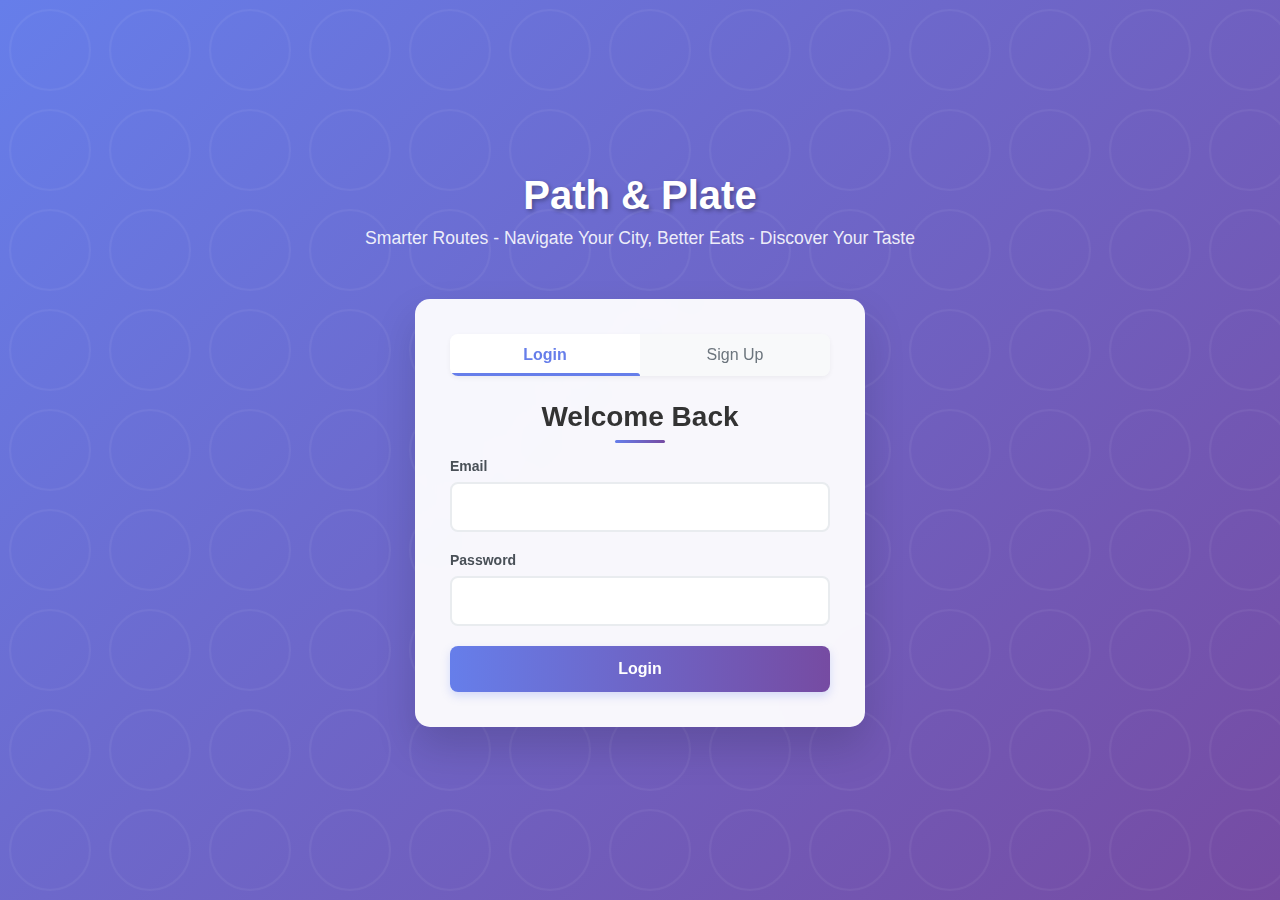
<file: main.html>
<!DOCTYPE html>
<html lang="en">
<head>
    <meta charset="UTF-8">
    <meta name="viewport" content="width=device-width, initial-scale=1.0">
    <title>Main Dashboard - Maps & Smart Food</title>
    <style>
        * {
            margin: 0;
            padding: 0;
            box-sizing: border-box;
            font-family: 'Segoe UI', Tahoma, Geneva, Verdana, sans-serif;
        }

        body {
            background: linear-gradient(135deg, #1a2a6c 0%, #b21f1f 50%, #fdbb2d 100%);
            min-height: 100vh;
            display: flex;
            flex-direction: column;
            padding: 20px;
        }

        header {
            background: rgba(255, 255, 255, 0.9);
            padding: 20px;
            border-radius: 15px;
            margin-bottom: 20px;
            box-shadow: 0 5px 15px rgba(0, 0, 0, 0.2);
            display: flex;
            justify-content: space-between;
            align-items: center;
        }

        .logo {
            display: flex;
            align-items: center;
            gap: 15px;
        }

        .logo-icon {
            font-size: 36px;
            color: #2c3e50;
        }

        .logo h1 {
            font-size: 28px;
            color: #2c3e50;
            font-weight: 700;
        }

        .user-info {
            display: flex;
            align-items: center;
            gap: 15px;
        }

        .user-avatar {
            width: 50px;
            height: 50px;
            border-radius: 50%;
            background: #3498db;
            color: white;
            display: flex;
            align-items: center;
            justify-content: center;
            font-size: 20px;
            font-weight: bold;
        }

        .user-details {
            text-align: right;
            position: relative;
        }

        .user-details h2 {
            font-size: 18px;
            color: #2c3e50;
            margin-bottom: 5px;
            cursor: pointer;
            display: inline-block;
        }

        .user-details p {
            font-size: 14px;
            color: #7f8c8d;
        }

        .sign-out-menu {
            position: absolute;
            top: 100%;
            right: 0;
            background: white;
            border-radius: 8px;
            box-shadow: 0 5px 15px rgba(0, 0, 0, 0.2);
            padding: 10px;
            z-index: 100;
            display: none;
            min-width: 150px;
        }

        .sign-out-btn {
            background: #e74c3c;
            color: white;
            border: none;
            border-radius: 5px;
            padding: 10px 15px;
            width: 100%;
            cursor: pointer;
            font-weight: 500;
            transition: background 0.3s;
        }

        .sign-out-btn:hover {
            background: #c0392b;
        }

        .dashboard {
            display: grid;
            grid-template-columns: 1fr 1fr;
            gap: 20px;
            flex: 1;
        }

        @media (max-width: 768px) {
            .dashboard {
                grid-template-columns: 1fr;
            }
            
            header {
                flex-direction: column;
                gap: 15px;
                text-align: center;
            }
            
            .user-details {
                text-align: center;
            }
            
            .sign-out-menu {
                left: 50%;
                transform: translateX(-50%);
            }
        }

        .card {
            background: rgba(255, 255, 255, 0.9);
            border-radius: 15px;
            overflow: hidden;
            box-shadow: 0 5px 15px rgba(0, 0, 0, 0.2);
            transition: transform 0.3s, box-shadow 0.3s;
            display: flex;
            flex-direction: column;
            height: 100%;
        }

        .card:hover {
            transform: translateY(-5px);
            box-shadow: 0 10px 25px rgba(0, 0, 0, 0.3);
        }

        .card-header {
            padding: 25px;
            text-align: center;
            background: #2c3e50;
            color: white;
        }

        .card-header h2 {
            font-size: 24px;
            margin-bottom: 10px;
        }

        .card-header p {
            font-size: 16px;
            opacity: 0.9;
        }

        .card-content {
            padding: 25px;
            flex: 1;
            display: flex;
            flex-direction: column;
        }

        .card-icon {
            font-size: 64px;
            text-align: center;
            margin: 20px 0;
        }

        .card-description {
            margin-bottom: 25px;
            color: #34495e;
            line-height: 1.6;
        }

        .features {
            margin-bottom: 25px;
        }

        .feature {
            display: flex;
            align-items: center;
            margin-bottom: 12px;
        }

        .feature-icon {
            width: 30px;
            height: 30px;
            background: #3498db;
            border-radius: 50%;
            display: flex;
            align-items: center;
            justify-content: center;
            margin-right: 15px;
            color: white;
        }

        .card-footer {
            margin-top: auto;
        }

        .btn {
            display: block;
            width: 100%;
            padding: 15px;
            text-align: center;
            border: none;
            border-radius: 8px;
            font-size: 18px;
            font-weight: 600;
            cursor: pointer;
            transition: background 0.3s;
        }

        .btn-primary {
            background: #3498db;
            color: white;
        }

        .btn-primary:hover {
            background: #2980b9;
        }

        .btn-success {
            background: #2ecc71;
            color: white;
        }

        .btn-success:hover {
            background: #27ae60;
        }

        footer {
            text-align: center;
            padding: 20px;
            color: white;
            margin-top: 20px;
        }

        .weather-info {
            background: rgba(255, 255, 255, 0.2);
            border-radius: 10px;
            padding: 15px;
            margin-top: 20px;
            color: white;
            display: flex;
            align-items: center;
            gap: 15px;
        }

        .weather-icon {
            font-size: 32px;
        }

        .weather-details h3 {
            margin-bottom: 5px;
        }
    </style>
</head>
<body>
    <header>
        <div class="logo">
            <span class="logo-icon">🚀</span>
            <h1>CityGuide Dashboard</h1>
        </div>
        <div class="user-info">
            <div class="user-details">
                <h2 id="user-name">John Smith</h2>
                <p id="user-email">john.smith@example.com</p>
                <div class="sign-out-menu" id="sign-out-menu">
                    <button class="sign-out-btn" onclick="signOut()">Sign Out</button>
                </div>
            </div>
            <div class="user-avatar" id="user-avatar">JS</div>
        </div>
    </header>

    <div class="dashboard">
        <div class="card">
            <div class="card-header">
                <h2>Live Maps & Navigation</h2>
                <p>Real-time traffic, weather, and route planning</p>
            </div>
            <div class="card-content">
                <div class="card-icon">🗺️</div>
                <p class="card-description">
                    Get optimized routes based on real-time traffic conditions, weather updates, and your personal preferences. Plan your commute with intelligent suggestions.
                </p>
                <div class="features">
                    <div class="feature">
                        <div class="feature-icon">🚗</div>
                        <span>Real-time traffic conditions</span>
                    </div>
                    <div class="feature">
                        <div class="feature-icon">🌤️</div>
                        <span>Weather-aware routing</span>
                    </div>
                    <div class="feature">
                        <div class="feature-icon">⏱️</div>
                        <span>Time estimation with traffic</span>
                    </div>
                    <div class="feature">
                        <div class="feature-icon">📍</div>
                        <span>Personalized locations</span>
                    </div>
                </div>
                <div class="card-footer">
                    <button class="btn btn-primary" onclick="navigateTo('maps.html')">Open Maps</button>
                </div>
            </div>
        </div>

        <div class="card">
            <div class="card-header">
                <h2>Smart Food Recommendations</h2>
                <p>Personalized dining suggestions based on your preferences</p>
            </div>
            <div class="card-content">
                <div class="card-icon">🍔</div>
                <p class="card-description">
                    Discover restaurants and food options tailored to your taste preferences, dietary restrictions, and current location. Get personalized recommendations based on your history.
                </p>
                <div class="features">
                    <div class="feature">
                        <div class="feature-icon">👍</div>
                        <span>Personalized recommendations</span>
                    </div>
                    <div class="feature">
                        <div class="feature-icon">🥗</div>
                        <span>Dietary preference filtering</span>
                    </div>
                    <div class="feature">
                        <div class="feature-icon">💰</div>
                        <span>Price range options</span>
                    </div>
                    <div class="feature">
                        <div class="feature-icon">⭐</div>
                        <span>Rating and reviews</span>
                    </div>
                </div>
                <div class="card-footer">
                    <button class="btn btn-success" onclick="navigateTo('food.html')">Explore Food Options</button>
                </div>
            </div>
        </div>
    </div>

    <div class="weather-info">
        <div class="weather-icon">🌤️</div>
        <div class="weather-details">
            <h3>Current Weather in Bangalore</h3>
            <p>28°C | Partly Cloudy | Humidity: 65%</p>
        </div>
    </div>

    <footer>
        <p>CityGuide Dashboard &copy; 2023 | Your Personal Navigation Assistant</p>
    </footer>

    <script>
        // Load user data
        document.addEventListener('DOMContentLoaded', function() {
            // Check if user is logged in
            const isLoggedIn = localStorage.getItem('currentSession') !== null;
            
            if (!isLoggedIn) {
                window.location.href = 'index.html';
                return;
            }
            
            // Get current user information
            try {
                const currentUser = JSON.parse(localStorage.getItem('currentSession'));
                if (currentUser) {
                    document.getElementById('user-name').textContent = currentUser.name;
                    document.getElementById('user-email').textContent = currentUser.email;
                    
                    // Set avatar initials
                    const initials = currentUser.name.split(' ').map(word => word[0]).join('').toUpperCase();
                    document.getElementById('user-avatar').textContent = initials;
                }
            } catch (e) {
                console.error('Error loading user data:', e);
            }
            
            // Add click event to user name for sign out menu
            document.getElementById('user-name').addEventListener('click', function(e) {
                e.stopPropagation();
                const menu = document.getElementById('sign-out-menu');
                menu.style.display = menu.style.display === 'block' ? 'none' : 'block';
            });
            
            // Close menu when clicking elsewhere
            document.addEventListener('click', function() {
                document.getElementById('sign-out-menu').style.display = 'none';
            });
        });

        // Navigation function
        function navigateTo(page) {
            window.location.href = page;
        }
        
        // Sign out function
        function signOut() {
            if (confirm('Are you sure you want to sign out?')) {
                // Clear session data
                localStorage.removeItem('currentSession');
                
                // Redirect to login page
                window.location.href = 'index.html';
            }
        }

        // Simulate weather data
        function updateWeather() {
            const weatherData = {
                temperature: 28 + Math.floor(Math.random() * 4) - 2, // 26-30°C
                conditions: ['Sunny', 'Partly Cloudy', 'Cloudy'][Math.floor(Math.random() * 3)],
                humidity: 60 + Math.floor(Math.random() * 15) // 60-75%
            };
            
            const weatherElement = document.querySelector('.weather-info');
            weatherElement.innerHTML = `
                <div class="weather-icon">${weatherData.conditions === 'Sunny' ? '☀️' : weatherData.conditions === 'Partly Cloudy' ? '🌤️' : '☁️'}</div>
                <div class="weather-details">
                    <h3>Current Weather in Bangalore</h3>
                    <p>${weatherData.temperature}°C | ${weatherData.conditions} | Humidity: ${weatherData.humidity}%</p>
                </div>
            `;
        }

        // Update weather every 10 minutes
        updateWeather();
        setInterval(updateWeather, 600000);
    </script>
</body>
</html>
</file>
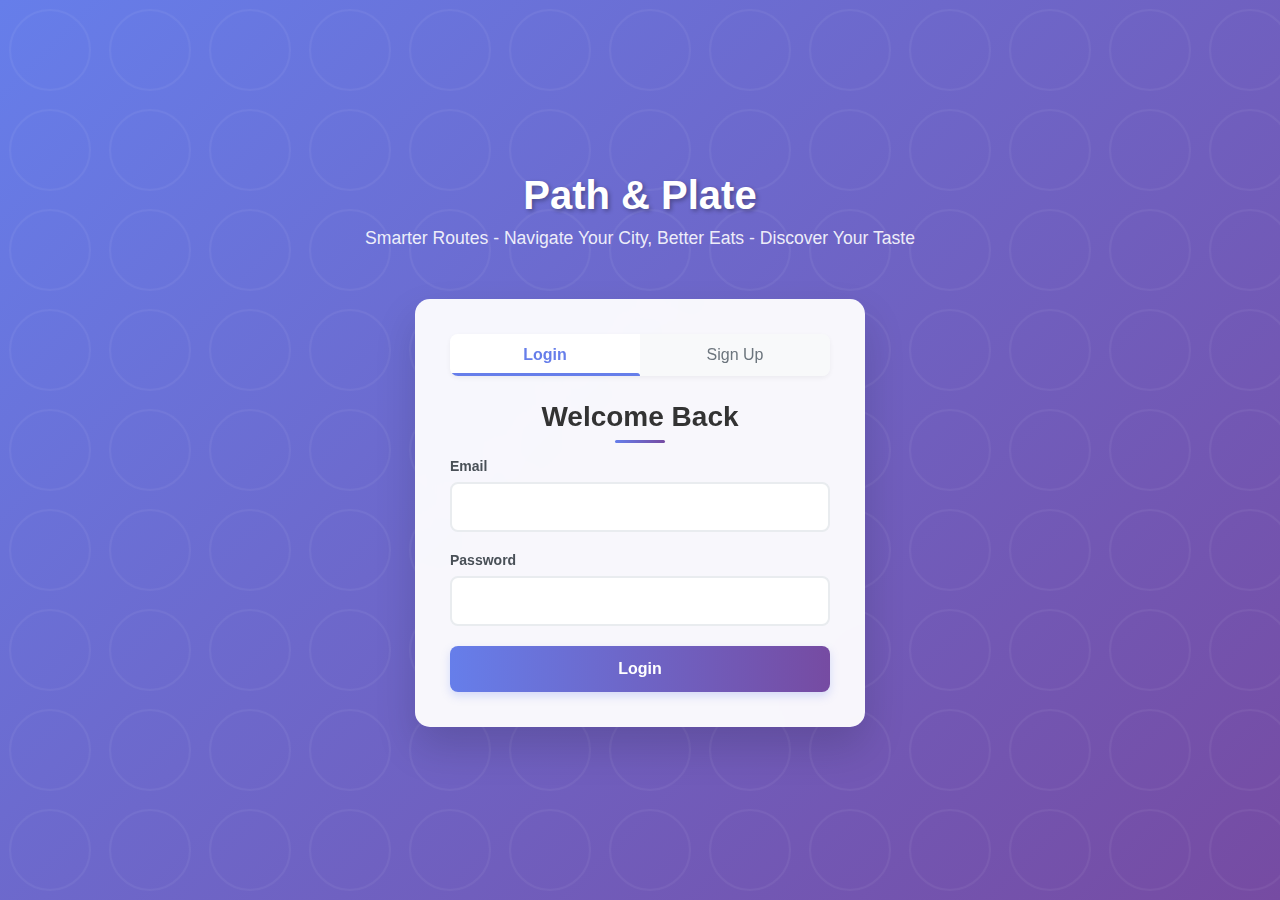
<file: user.html>
<!DOCTYPE html>
<html lang="en">
<head>
    <meta charset="UTF-8">
    <meta name="viewport" content="width=device-width, initial-scale=1.0">
    <title>User Details - Profile Information</title>
    <style>
        * {
            margin: 0;
            padding: 0;
            box-sizing: border-box;
            font-family: 'Segoe UI', Tahoma, Geneva, Verdana, sans-serif;
        }

        body {
            background: linear-gradient(135deg, #6a11cb 0%, #2575fc 100%);
            min-height: 100vh;
            display: flex;
            justify-content: center;
            align-items: center;
            padding: 20px;
        }

        .container {
            width: 100%;
            max-width: 800px;
            background: white;
            border-radius: 15px;
            box-shadow: 0 15px 30px rgba(0, 0, 0, 0.1);
            overflow: hidden;
            position: relative;
        }

        header {
            background: #4a6fc7;
            color: white;
            padding: 20px;
            text-align: center;
            position: relative;
        }

        .nav-button {
            position: absolute;
            right: 20px;
            top: 50%;
            transform: translateY(-50%);
            padding: 8px 15px;
            background: rgba(255, 255, 255, 0.2);
            color: white;
            border: 1px solid rgba(255, 255, 255, 0.3);
            border-radius: 5px;
            cursor: pointer;
            transition: all 0.3s;
            display: none;
        }

        .nav-button:hover {
            background: rgba(255, 255, 255, 0.3);
        }

        .profile-header {
            display: flex;
            align-items: center;
            padding: 20px;
            background: #f8f9fa;
            border-bottom: 1px solid #eaeaea;
        }

        .avatar {
            width: 80px;
            height: 80px;
            border-radius: 50%;
            background: #4a6fc7;
            color: white;
            display: flex;
            align-items: center;
            justify-content: center;
            font-size: 32px;
            font-weight: bold;
            margin-right: 20px;
        }

        .user-info h2 {
            margin-bottom: 5px;
            color: #333;
        }

        .user-info p {
            color: #666;
        }

        .content {
            padding: 30px;
        }

        .section {
            margin-bottom: 30px;
        }

        .section-title {
            font-size: 18px;
            color: #4a6fc7;
            margin-bottom: 15px;
            padding-bottom: 10px;
            border-bottom: 2px solid #eaeaea;
        }

        .form-group {
            margin-bottom: 20px;
        }

        label {
            display: block;
            margin-bottom: 8px;
            font-weight: 500;
            color: #444;
        }

        input, select, textarea {
            width: 100%;
            padding: 12px 15px;
            border: 1px solid #ddd;
            border-radius: 6px;
            font-size: 16px;
            transition: border 0.3s;
        }

        input:focus, select:focus, textarea:focus {
            border-color: #4a6fc7;
            outline: none;
            box-shadow: 0 0 0 3px rgba(74, 111, 199, 0.2);
        }

        .radio-group {
            display: flex;
            gap: 20px;
        }

        .radio-option {
            display: flex;
            align-items: center;
        }

        .radio-option input {
            width: auto;
            margin-right: 8px;
        }

        .location-cards {
            display: grid;
            grid-template-columns: repeat(auto-fit, minmax(250px, 1fr));
            gap: 20px;
            margin-top: 15px;
        }

        .location-card {
            background: #f8f9fa;
            border-radius: 8px;
            padding: 15px;
            border-left: 4px solid #4a6fc7;
        }

        .location-card h4 {
            margin-bottom: 10px;
            color: #4a6fc7;
        }

        .buttons {
            display: flex;
            justify-content: space-between;
            margin-top: 30px;
        }

        button {
            padding: 12px 25px;
            border: none;
            border-radius: 6px;
            font-size: 16px;
            cursor: pointer;
            transition: all 0.3s;
        }

        .btn-primary {
            background: #4a6fc7;
            color: white;
        }

        .btn-primary:hover {
            background: #3b5aa6;
        }

        .btn-secondary {
            background: #6c757d;
            color: white;
        }

        .btn-secondary:hover {
            background: #5a6268;
        }

        .btn-success {
            background: #28a745;
            color: white;
        }

        .btn-success:hover {
            background: #218838;
        }

        .other-locations {
            margin-top: 20px;
        }

        .add-location-btn {
            background: #28a745;
            color: white;
            padding: 10px 15px;
            margin-top: 10px;
        }

        .add-location-btn:hover {
            background: #218838;
        }

        .location-item {
            background: #f8f9fa;
            padding: 15px;
            border-radius: 8px;
            margin-bottom: 10px;
            display: flex;
            justify-content: space-between;
            align-items: center;
        }

        .delete-btn {
            background: #dc3545;
            color: white;
            padding: 5px 10px;
            border-radius: 4px;
            cursor: pointer;
        }

        .delete-btn:hover {
            background: #c82333;
        }

        @media (max-width: 768px) {
            .radio-group {
                flex-direction: column;
                gap: 10px;
            }
            
            .location-cards {
                grid-template-columns: 1fr;
            }
            
            .buttons {
                flex-direction: column;
                gap: 10px;
            }
            
            button {
                width: 100%;
            }

            .nav-button {
                position: relative;
                right: auto;
                top: auto;
                transform: none;
                margin-top: 10px;
                display: inline-block;
            }
        }
    </style>
</head>
<body>
    <div class="container">
        <header>
            <h1>User Profile Details</h1>
            <button class="nav-button" id="nav-to-main">Go to Main Page</button>
        </header>
        
        <div class="profile-header">
            <div class="avatar" id="user-avatar">JS</div>
            <div class="user-info">
                <h2 id="user-name">Loading...</h2>
                <p id="user-email">Loading...</p>
            </div>
        </div>
        
        <div class="content">
            <form id="userDetailsForm">
                <div class="section">
                    <h3 class="section-title">Personal Information</h3>
                    
                    <div class="form-group">
                        <label for="gender">Gender</label>
                        <div class="radio-group">
                            <div class="radio-option">
                                <input type="radio" id="male" name="gender" value="male">
                                <label for="male">Male</label>
                            </div>
                            <div class="radio-option">
                                <input type="radio" id="female" name="gender" value="female">
                                <label for="female">Female</label>
                            </div>
                            <div class="radio-option">
                                <input type="radio" id="other" name="gender" value="other">
                                <label for="other">Other</label>
                            </div>
                            <div class="radio-option">
                                <input type="radio" id="prefer-not-to-say" name="gender" value="prefer-not-to-say">
                                <label for="prefer-not-to-say">Prefer not to say</label>
                            </div>
                        </div>
                    </div>
                </div>
                
                <div class="section">
                    <h3 class="section-title">Location Information</h3>
                    
                    <div class="form-group">
                        <label for="home-location">Home Location</label>
                        <input type="text" id="home-location" placeholder="Enter your home address">
                    </div>
                    
                    <div class="form-group">
                        <label for="office-location">Office Location</label>
                        <input type="text" id="office-location" placeholder="Enter your office address">
                    </div>
                    
                    <div class="form-group">
                        <label>Other Important Locations</label>
                        <div id="other-locations-list">
                            <!-- Other locations will be added here dynamically -->
                        </div>
                        <button type="button" class="add-location-btn" id="add-location-btn">+ Add Another Location</button>
                    </div>
                </div>
                
                <div class="section">
                    <h3 class="section-title">Office Details</h3>
                    
                    <div class="form-group">
                        <label for="work-schedule">Work Schedule</label>
                        <select id="work-schedule">
                            <option value="">Select your work schedule</option>
                            <option value="9to5">9 AM to 5 PM</option>
                            <option value="flexible">Flexible Hours</option>
                            <option value="shift">Shift Work</option>
                            <option value="remote">Remote Work</option>
                            <option value="hybrid">Hybrid Schedule</option>
                        </select>
                    </div>
                    
                    <div class="form-group">
                        <label for="workstation">Workstation Number/Details</label>
                        <input type="text" id="workstation" placeholder="e.g., Desk 15, Floor 3">
                    </div>
                </div>
                
                <div class="section">
                    <h3 class="section-title">Commuting Preferences</h3>
                    
                    <div class="form-group">
                        <label for="commute-method">Primary Commute Method</label>
                        <select id="commute-method">
                            <option value="">Select your commute method</option>
                            <option value="car">Car</option>
                            <option value="walk">Bike (2-Wheel)</option>
                            <option value="public-transport">Public Transport</option>
                            <option value="remote">Remote Work (No commute)</option>
                        </select>
                    </div>
                    
                    <div class="form-group">
                        <label for="commute-time">Average Commute Time (minutes)</label>
                        <input type="number" id="commute-time" min="0" placeholder="e.g., 30">
                    </div>
                </div>
                
                <div class="buttons">
                    <button type="button" class="btn-secondary" id="cancel-btn">Cancel</button>
                    <button type="submit" class="btn-primary">Save Changes</button>
                    <button type="button" class="btn-success" id="save-and-navigate" style="display: none;">Save & Go to Maps</button>
                </div>
            </form>
        </div>
    </div>

    <script src="database.js"></script>
    <script src="auth.js"></script>
    <script src="user.js"></script>
</body>
</html>
</file>
<file: styles.css>
* {
    margin: 0;
    padding: 0;
    box-sizing: border-box;
    font-family: 'Segoe UI', Tahoma, Geneva, Verdana, sans-serif;
}

body {
    background: linear-gradient(135deg, #667eea 0%, #764ba2 100%);
    min-height: 100vh;
    display: flex;
    flex-direction: column;
    justify-content: center;
    align-items: center;
    padding: 20px;
    position: relative;
}

body::before {
    content: "";
    position: absolute;
    top: 0;
    left: 0;
    width: 100%;
    height: 100%;
    background: url('data:image/svg+xml;utf8,<svg xmlns="http://www.w3.org/2000/svg" viewBox="0 0 100 100" width="100" height="100" opacity="0.05"><circle cx="50" cy="50" r="40" stroke="white" stroke-width="2" fill="none" /></svg>');
    pointer-events: none;
}

.app-header {
    text-align: center;
    margin-bottom: 30px;
    z-index: 1;
}

.app-title {
    font-size: 2.5rem;
    color: #fff;
    margin-bottom: 10px;
    text-shadow: 2px 2px 4px rgba(0, 0, 0, 0.3);
}

.app-tagline {
    color: rgba(255, 255, 255, 0.9);
    font-size: 1.1rem;
    margin-bottom: 20px;
}

.container {
    width: 100%;
    max-width: 450px;
    background: rgba(255, 255, 255, 0.95);
    border-radius: 15px;
    box-shadow: 0 20px 40px rgba(0, 0, 0, 0.15);
    overflow: hidden;
    backdrop-filter: blur(10px);
    transition: transform 0.3s ease, box-shadow 0.3s ease;
    z-index: 1;
}

.container:hover {
    transform: translateY(-5px);
    box-shadow: 0 25px 50px rgba(0, 0, 0, 0.2);
}

.auth-container, .user-details-container {
    padding: 35px;
}

.tab-container {
    display: flex;
    margin-bottom: 25px;
    border-radius: 8px;
    overflow: hidden;
    background: #f8f9fa;
    box-shadow: 0 2px 5px rgba(0, 0, 0, 0.05);
}

.tab {
    flex: 1;
    text-align: center;
    padding: 12px;
    cursor: pointer;
    background: #f8f9fa;
    transition: all 0.3s ease;
    color: #6c757d;
    font-weight: 500;
    position: relative;
    overflow: hidden;
}

.tab.active {
    background: white;
    color: #667eea;
    font-weight: 600;
}

.tab.active::after {
    content: "";
    position: absolute;
    bottom: 0;
    left: 0;
    width: 100%;
    height: 3px;
    background: #667eea;
    border-radius: 3px 3px 0 0;
}

.tab:hover:not(.active) {
    background: #e9ecef;
}

h2 {
    text-align: center;
    margin-bottom: 25px;
    color: #333;
    font-weight: 700;
    font-size: 28px;
    position: relative;
}

h2::after {
    content: "";
    position: absolute;
    bottom: -10px;
    left: 50%;
    transform: translateX(-50%);
    width: 50px;
    height: 3px;
    background: linear-gradient(to right, #667eea, #764ba2);
    border-radius: 3px;
}

.form-group {
    margin-bottom: 20px;
    position: relative;
}

label {
    display: block;
    margin-bottom: 8px;
    font-weight: 600;
    color: #495057;
    font-size: 14px;
}

input {
    width: 100%;
    padding: 14px 15px;
    border: 2px solid #e9ecef;
    border-radius: 8px;
    font-size: 16px;
    transition: all 0.3s;
    padding-right: 45px;
}

input:focus {
    border-color: #667eea;
    outline: none;
    box-shadow: 0 0 0 3px rgba(102, 126, 234, 0.1);
}

.password-toggle {
    position: absolute;
    right: 15px;
    top: 40px;
    transform: translateY(-50%);
    cursor: pointer;
    color: #6c757d;
    transition: color 0.3s;
}

.password-toggle:hover {
    color: #667eea;
}

button {
    width: 100%;
    padding: 14px;
    background: linear-gradient(to right, #667eea, #764ba2);
    color: white;
    border: none;
    border-radius: 8px;
    font-size: 16px;
    font-weight: 600;
    cursor: pointer;
    transition: all 0.3s;
    box-shadow: 0 4px 10px rgba(102, 126, 234, 0.25);
    position: relative;
    overflow: hidden;
}

button::before {
    content: "";
    position: absolute;
    top: 0;
    left: -100%;
    width: 100%;
    height: 100%;
    background: linear-gradient(90deg, transparent, rgba(255, 255, 255, 0.2), transparent);
    transition: all 0.5s;
}

button:hover::before {
    left: 100%;
}

button:hover {
    transform: translateY(-2px);
    box-shadow: 0 6px 15px rgba(102, 126, 234, 0.35);
}

button:active {
    transform: translateY(0);
}

.error {
    color: #e74c3c;
    font-size: 14px;
    margin-top: 8px;
    display: none;
    font-weight: 500;
}

.hidden {
    display: none;
}

.fade-in {
    animation: fadeIn 0.5s ease forwards;
}

@keyframes fadeIn {
    from {
        opacity: 0;
        transform: translateY(10px);
    }
    to {
        opacity: 1;
        transform: translateY(0);
    }
}

@media (max-width: 480px) {
    .app-title {
        font-size: 2rem;
    }
    
    .app-tagline {
        font-size: 1rem;
    }
    
    .container {
        max-width: 100%;
        border-radius: 10px;
    }
    
    .auth-container, .user-details-container {
        padding: 25px 20px;
    }
    
    h2 {
        font-size: 24px;
    }
    
    input {
        padding: 12px;
    }
}
</file>
